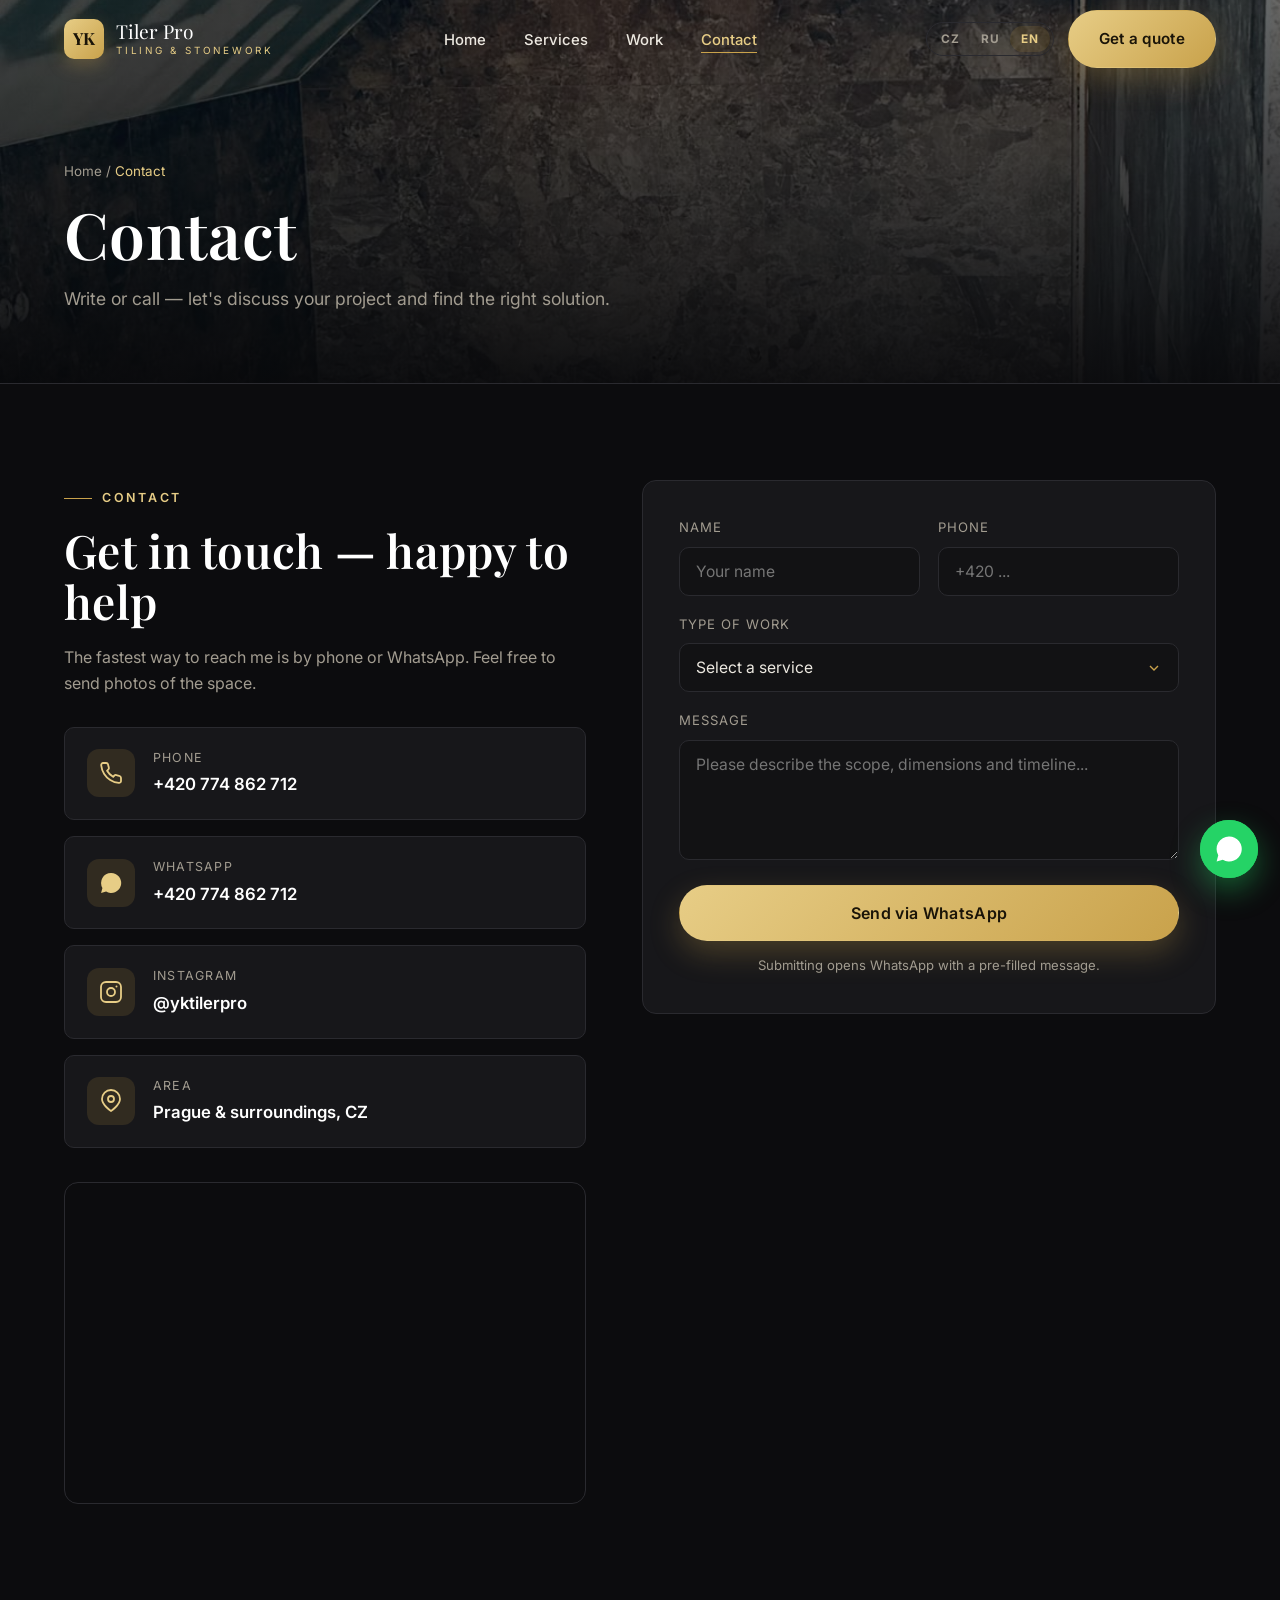
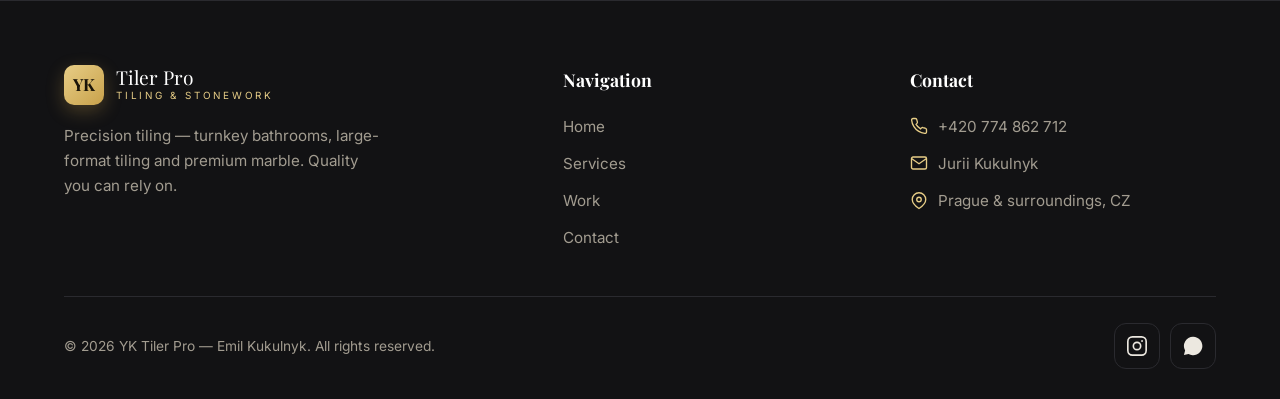
<file: kontakt.html>
<!DOCTYPE html>
<html lang="cs">
<head>
  <meta charset="UTF-8">
  <meta name="viewport" content="width=device-width, initial-scale=1.0">
  <title>Kontakt — YK Tiler Pro | Emil Kukulnyk</title>
  <meta name="description" content="Kontaktujte Emila Kukulnyka — obklady, dlažby a mramor. Telefon +420 774 862 712, WhatsApp, Instagram. Praha a okolí.">
  <link rel="preconnect" href="https://fonts.googleapis.com">
  <link rel="preconnect" href="https://fonts.gstatic.com" crossorigin>
  <link href="https://fonts.googleapis.com/css2?family=Playfair+Display:wght@500;600;700&family=Inter:wght@400;500;600;700&display=swap" rel="stylesheet">
  <link rel="stylesheet" href="assets/css/style.css">
</head>
<body>

  <!-- HEADER -->
  <header class="header">
    <div class="container">
      <nav class="nav">
        <a href="index.html" class="brand">
          <span class="brand__mark">YK</span>
          <span class="brand__name">Tiler Pro<span data-i18n="brand.tag">Obklady & dlažby</span></span>
        </a>
        <ul class="nav__links">
          <li><a href="index.html" data-i18n="nav.home">Domů</a></li>
          <li><a href="sluzby.html" data-i18n="nav.services">Služby</a></li>
          <li><a href="portfolio.html" data-i18n="nav.portfolio">Reference</a></li>
          <li><a href="kontakt.html" class="active" data-i18n="nav.contact">Kontakt</a></li>
        </ul>
        <div class="nav__right">
          <div class="lang" role="group" aria-label="Language">
            <button data-lang="cz">CZ</button><button data-lang="ru">RU</button><button data-lang="en">EN</button>
          </div>
          <a href="kontakt.html" class="btn btn--gold nav__cta" data-i18n="nav.cta">Nezávazná poptávka</a>
          <button class="burger" aria-label="Menu"><span></span><span></span><span></span></button>
        </div>
      </nav>
    </div>
  </header>

  <!-- PAGE HERO -->
  <section class="page-hero">
    <div class="page-hero__bg"><img src="assets/images/work-23.jpg" alt=""></div>
    <div class="container">
      <div class="page-hero__inner">
        <div class="crumbs reveal"><a href="index.html" data-i18n="nav.home">Domů</a> / <span data-i18n="nav.contact">Kontakt</span></div>
        <h1 class="reveal" data-d="1" data-i18n="ph.con.title">Kontakt</h1>
        <p class="reveal" data-d="2" data-i18n="ph.con.sub">Napište nebo zavolejte — rád proberu váš projekt.</p>
      </div>
    </div>
  </section>

  <!-- CONTACT -->
  <section class="section">
    <div class="container">
      <div class="contact-grid">
        <!-- Left: info -->
        <div class="reveal">
          <span class="eyebrow" data-i18n="con.eyebrow">Kontakt</span>
          <h2 style="margin:16px 0 16px" data-i18n="con.title">Ozvěte se — rád poradím</h2>
          <p style="margin-bottom:30px" data-i18n="con.lead">Nejrychleji mě zastihnete na telefonu nebo WhatsApp.</p>

          <div class="contact-cards">
            <a class="contact-card" href="tel:+420774862712">
              <span class="contact-card__ico"><svg viewBox="0 0 24 24" fill="none" stroke="currentColor" stroke-width="1.8"><path d="M22 16.9v3a2 2 0 01-2.2 2 19.8 19.8 0 01-8.6-3 19.5 19.5 0 01-6-6 19.8 19.8 0 01-3-8.6A2 2 0 014.1 2h3a2 2 0 012 1.7c.1.9.4 1.8.7 2.7a2 2 0 01-.5 2.1L8.1 9.8a16 16 0 006 6l1.3-1.3a2 2 0 012.1-.4c.9.3 1.8.6 2.7.7a2 2 0 011.7 2z"/></svg></span>
              <div><small data-i18n="con.phonel">Telefon</small><strong>+420 774 862 712</strong></div>
            </a>
            <a class="contact-card" href="https://wa.me/420774862712" target="_blank" rel="noopener">
              <span class="contact-card__ico"><svg viewBox="0 0 24 24" fill="currentColor"><path d="M17.5 14.4c-.3-.2-1.7-.8-2-.9-.3-.1-.5-.2-.6.2-.2.3-.7.9-.8 1-.2.2-.3.2-.6.1-.3-.2-1.2-.5-2.3-1.4-.9-.8-1.4-1.7-1.6-2-.2-.3 0-.5.1-.6l.5-.5c.1-.2.2-.3.3-.5.1-.2 0-.4 0-.5 0-.2-.6-1.5-.9-2-.2-.5-.4-.4-.6-.4h-.5c-.2 0-.5.1-.7.3-.3.3-1 1-1 2.4 0 1.4 1 2.8 1.2 3 .1.2 2 3.1 5 4.3.7.3 1.2.5 1.6.6.7.2 1.3.2 1.8.1.5-.1 1.7-.7 1.9-1.4.2-.7.2-1.2.2-1.4-.1-.1-.3-.2-.6-.3zM12 2a10 10 0 00-8.6 15l-1.3 4.9 5-1.3A10 10 0 1012 2z"/></svg></span>
              <div><small data-i18n="con.wal">WhatsApp</small><strong>+420 774 862 712</strong></div>
            </a>
            <a class="contact-card" href="https://www.instagram.com/yktilerpro" target="_blank" rel="noopener">
              <span class="contact-card__ico"><svg viewBox="0 0 24 24" fill="none" stroke="currentColor" stroke-width="1.8"><rect x="2" y="2" width="20" height="20" rx="5"/><circle cx="12" cy="12" r="4"/><circle cx="17.5" cy="6.5" r="1" fill="currentColor" stroke="none"/></svg></span>
              <div><small data-i18n="con.igl">Instagram</small><strong>@yktilerpro</strong></div>
            </a>
            <div class="contact-card">
              <span class="contact-card__ico"><svg viewBox="0 0 24 24" fill="none" stroke="currentColor" stroke-width="1.8"><path d="M21 10c0 6-9 12-9 12s-9-6-9-12a9 9 0 0118 0z"/><circle cx="12" cy="10" r="3"/></svg></span>
              <div><small data-i18n="con.areal">Působnost</small><strong data-i18n="con.areav">Praha a okolí, ČR</strong></div>
            </div>
          </div>

          <div class="map">
            <iframe title="Mapa" src="https://www.google.com/maps?q=Praha,%20Czech%20Republic&z=10&output=embed" loading="lazy" referrerpolicy="no-referrer-when-downgrade"></iframe>
          </div>
        </div>

        <!-- Right: form -->
        <div class="reveal" data-d="1">
          <form class="form" id="contactForm">
            <div class="form__row">
              <div class="field">
                <label data-i18n="f.name">Jméno</label>
                <input type="text" name="name" data-i18n-ph="f.namep" placeholder="Vaše jméno" required>
              </div>
              <div class="field">
                <label data-i18n="f.phone">Telefon</label>
                <input type="tel" name="phone" data-i18n-ph="f.phonep" placeholder="+420 ..." required>
              </div>
            </div>
            <div class="field">
              <label data-i18n="f.service">Typ zakázky</label>
              <select name="service">
                <option value="" data-i18n="f.opt0">Vyberte službu</option>
                <option data-i18n="f.opt1">Koupelna na klíč</option>
                <option data-i18n="f.opt2">Velkoformátová dlažba</option>
                <option data-i18n="f.opt3">Mramor & Portoro</option>
                <option data-i18n="f.opt4">Podlahy & dlažby</option>
                <option data-i18n="f.opt5">Schody & terasy</option>
                <option data-i18n="f.opt6">Jiné</option>
              </select>
            </div>
            <div class="field">
              <label data-i18n="f.msg">Zpráva</label>
              <textarea name="message" data-i18n-ph="f.msgp" placeholder="Popište prosím rozsah prací..."></textarea>
            </div>
            <button type="submit" class="btn btn--gold btn--block btn--lg" data-i18n="f.submit">Odeslat přes WhatsApp</button>
            <p class="form__note" data-i18n="f.note">Odesláním se otevře WhatsApp s předvyplněnou zprávou.</p>
          </form>
        </div>
      </div>
    </div>
  </section>

  <!-- FOOTER -->
  <footer class="footer">
    <div class="container">
      <div class="footer__grid">
        <div class="footer__about">
          <a href="index.html" class="brand"><span class="brand__mark">YK</span><span class="brand__name">Tiler Pro<span data-i18n="brand.tag">Obklady & dlažby</span></span></a>
          <p data-i18n="foot.about">Precizní obkladačské práce.</p>
        </div>
        <div>
          <h4 data-i18n="foot.nav">Navigace</h4>
          <div class="footer__links">
            <a href="index.html" data-i18n="nav.home">Domů</a>
            <a href="sluzby.html" data-i18n="nav.services">Služby</a>
            <a href="portfolio.html" data-i18n="nav.portfolio">Reference</a>
            <a href="kontakt.html" data-i18n="nav.contact">Kontakt</a>
          </div>
        </div>
        <div>
          <h4 data-i18n="foot.contact">Kontakt</h4>
          <ul class="footer__contact">
            <li><svg viewBox="0 0 24 24" fill="none" stroke="currentColor" stroke-width="1.8"><path d="M22 16.9v3a2 2 0 01-2.2 2 19.8 19.8 0 01-8.6-3 19.5 19.5 0 01-6-6 19.8 19.8 0 01-3-8.6A2 2 0 014.1 2h3a2 2 0 012 1.7c.1.9.4 1.8.7 2.7a2 2 0 01-.5 2.1L8.1 9.8a16 16 0 006 6l1.3-1.3a2 2 0 012.1-.4c.9.3 1.8.6 2.7.7a2 2 0 011.7 2z"/></svg><a href="tel:+420774862712">+420 774 862 712</a></li>
            <li><svg viewBox="0 0 24 24" fill="none" stroke="currentColor" stroke-width="1.8"><rect x="2" y="4" width="20" height="16" rx="2"/><path d="M22 6l-10 7L2 6"/></svg><span>Jurii Kukulnyk</span></li>
            <li><svg viewBox="0 0 24 24" fill="none" stroke="currentColor" stroke-width="1.8"><path d="M21 10c0 6-9 12-9 12s-9-6-9-12a9 9 0 0118 0z"/><circle cx="12" cy="10" r="3"/></svg><span data-i18n="con.areav">Praha a okolí, ČR</span></li>
          </ul>
        </div>
      </div>
      <div class="footer__bottom">
        <p>© <span id="year">2026</span> YK Tiler Pro — Emil Kukulnyk. <span data-i18n="foot.rights">Všechna práva vyhrazena.</span></p>
        <div class="footer__socials">
          <a class="social" href="https://www.instagram.com/yktilerpro" target="_blank" rel="noopener" aria-label="Instagram"><svg viewBox="0 0 24 24" fill="none" stroke="currentColor" stroke-width="1.8"><rect x="2" y="2" width="20" height="20" rx="5"/><circle cx="12" cy="12" r="4"/><circle cx="17.5" cy="6.5" r="1" fill="currentColor" stroke="none"/></svg></a>
          <a class="social" href="https://wa.me/420774862712" target="_blank" rel="noopener" aria-label="WhatsApp"><svg viewBox="0 0 24 24" fill="currentColor"><path d="M17.5 14.4c-.3-.2-1.7-.8-2-.9-.3-.1-.5-.2-.6.2-.2.3-.7.9-.8 1-.2.2-.3.2-.6.1-.3-.2-1.2-.5-2.3-1.4-.9-.8-1.4-1.7-1.6-2-.2-.3 0-.5.1-.6l.5-.5c.1-.2.2-.3.3-.5.1-.2 0-.4 0-.5 0-.2-.6-1.5-.9-2-.2-.5-.4-.4-.6-.4h-.5c-.2 0-.5.1-.7.3-.3.3-1 1-1 2.4 0 1.4 1 2.8 1.2 3 .1.2 2 3.1 5 4.3.7.3 1.2.5 1.6.6.7.2 1.3.2 1.8.1.5-.1 1.7-.7 1.9-1.4.2-.7.2-1.2.2-1.4-.1-.1-.3-.2-.6-.3zM12 2a10 10 0 00-8.6 15l-1.3 4.9 5-1.3A10 10 0 1012 2z"/></svg></a>
        </div>
      </div>
    </div>
  </footer>

  <a href="https://wa.me/420774862712" target="_blank" rel="noopener" class="wa-float" aria-label="WhatsApp">
    <svg viewBox="0 0 24 24" fill="currentColor"><path d="M17.5 14.4c-.3-.2-1.7-.8-2-.9-.3-.1-.5-.2-.6.2-.2.3-.7.9-.8 1-.2.2-.3.2-.6.1-.3-.2-1.2-.5-2.3-1.4-.9-.8-1.4-1.7-1.6-2-.2-.3 0-.5.1-.6l.5-.5c.1-.2.2-.3.3-.5.1-.2 0-.4 0-.5 0-.2-.6-1.5-.9-2-.2-.5-.4-.4-.6-.4h-.5c-.2 0-.5.1-.7.3-.3.3-1 1-1 2.4 0 1.4 1 2.8 1.2 3 .1.2 2 3.1 5 4.3.7.3 1.2.5 1.6.6.7.2 1.3.2 1.8.1.5-.1 1.7-.7 1.9-1.4.2-.7.2-1.2.2-1.4-.1-.1-.3-.2-.6-.3zM12 2a10 10 0 00-8.6 15l-1.3 4.9 5-1.3A10 10 0 1012 2z"/></svg>
  </a>

  <script src="assets/js/main.js"></script>
</body>
</html>
</file>
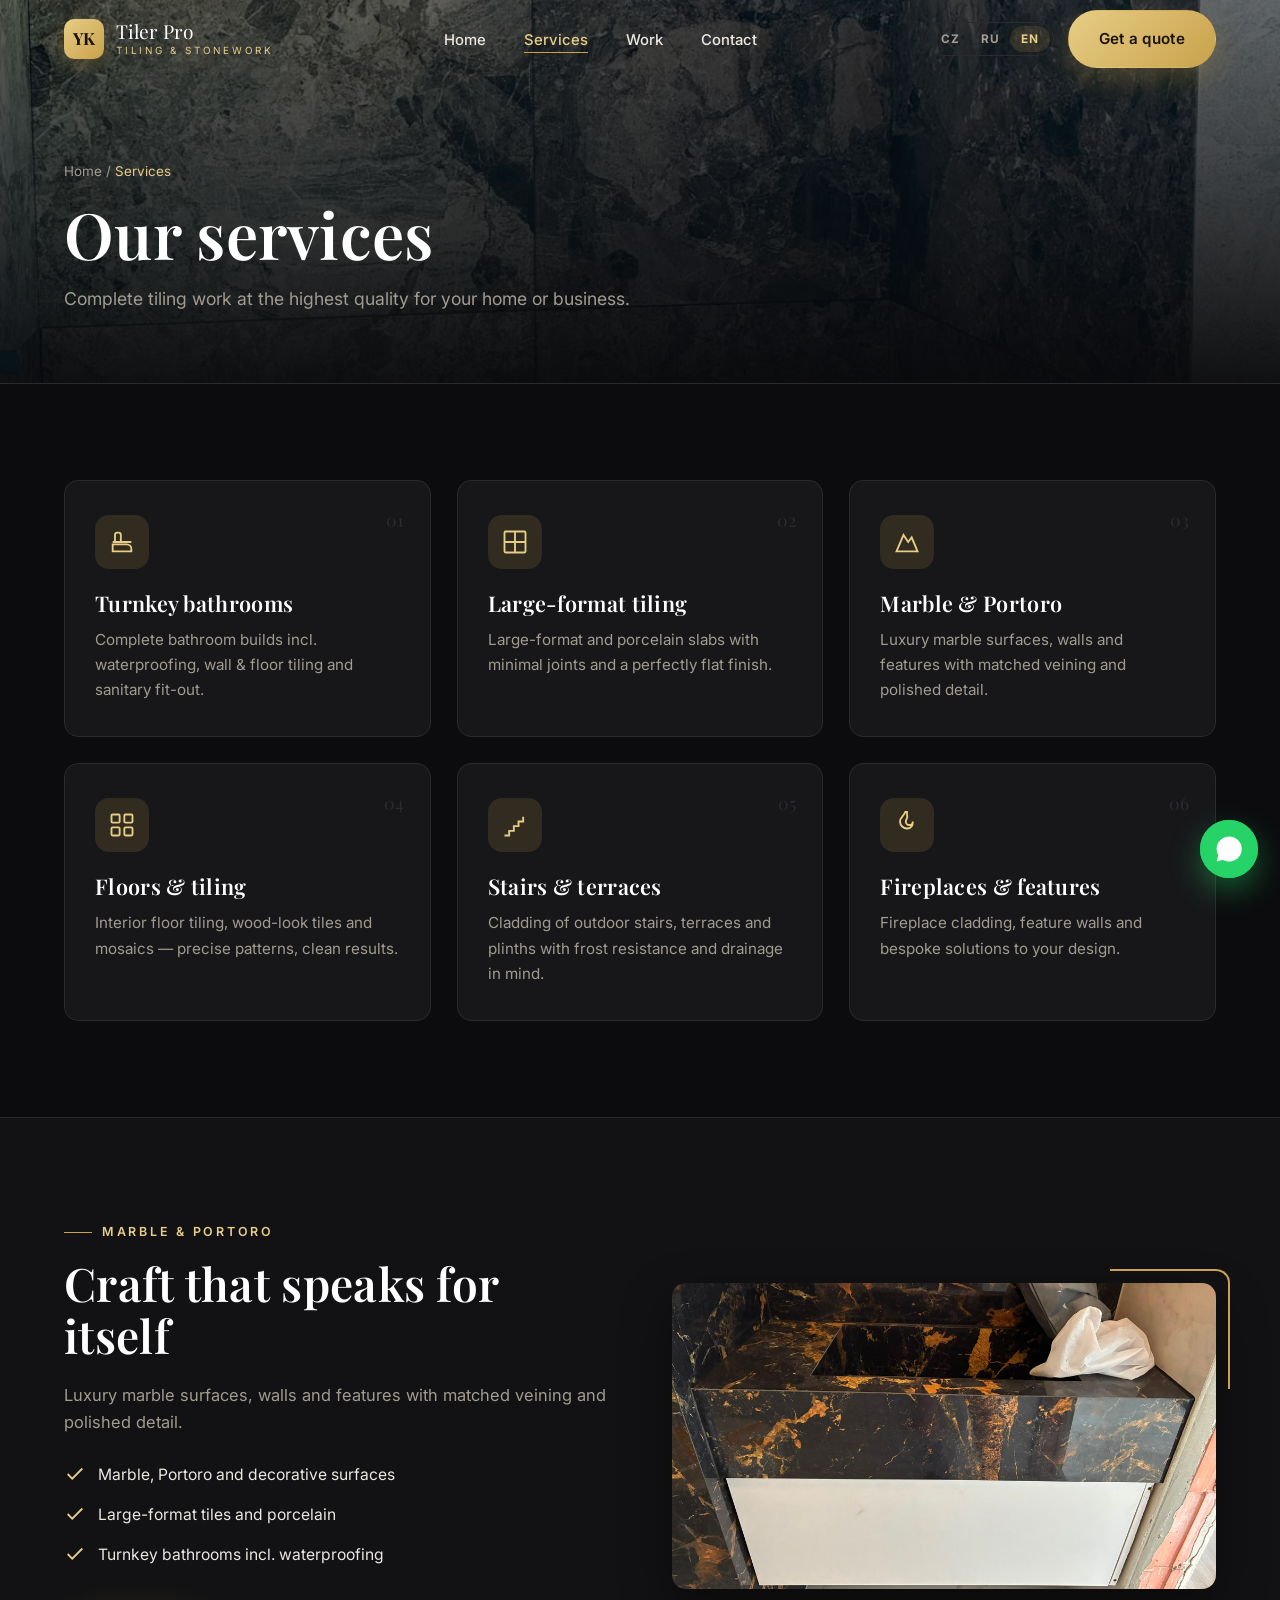
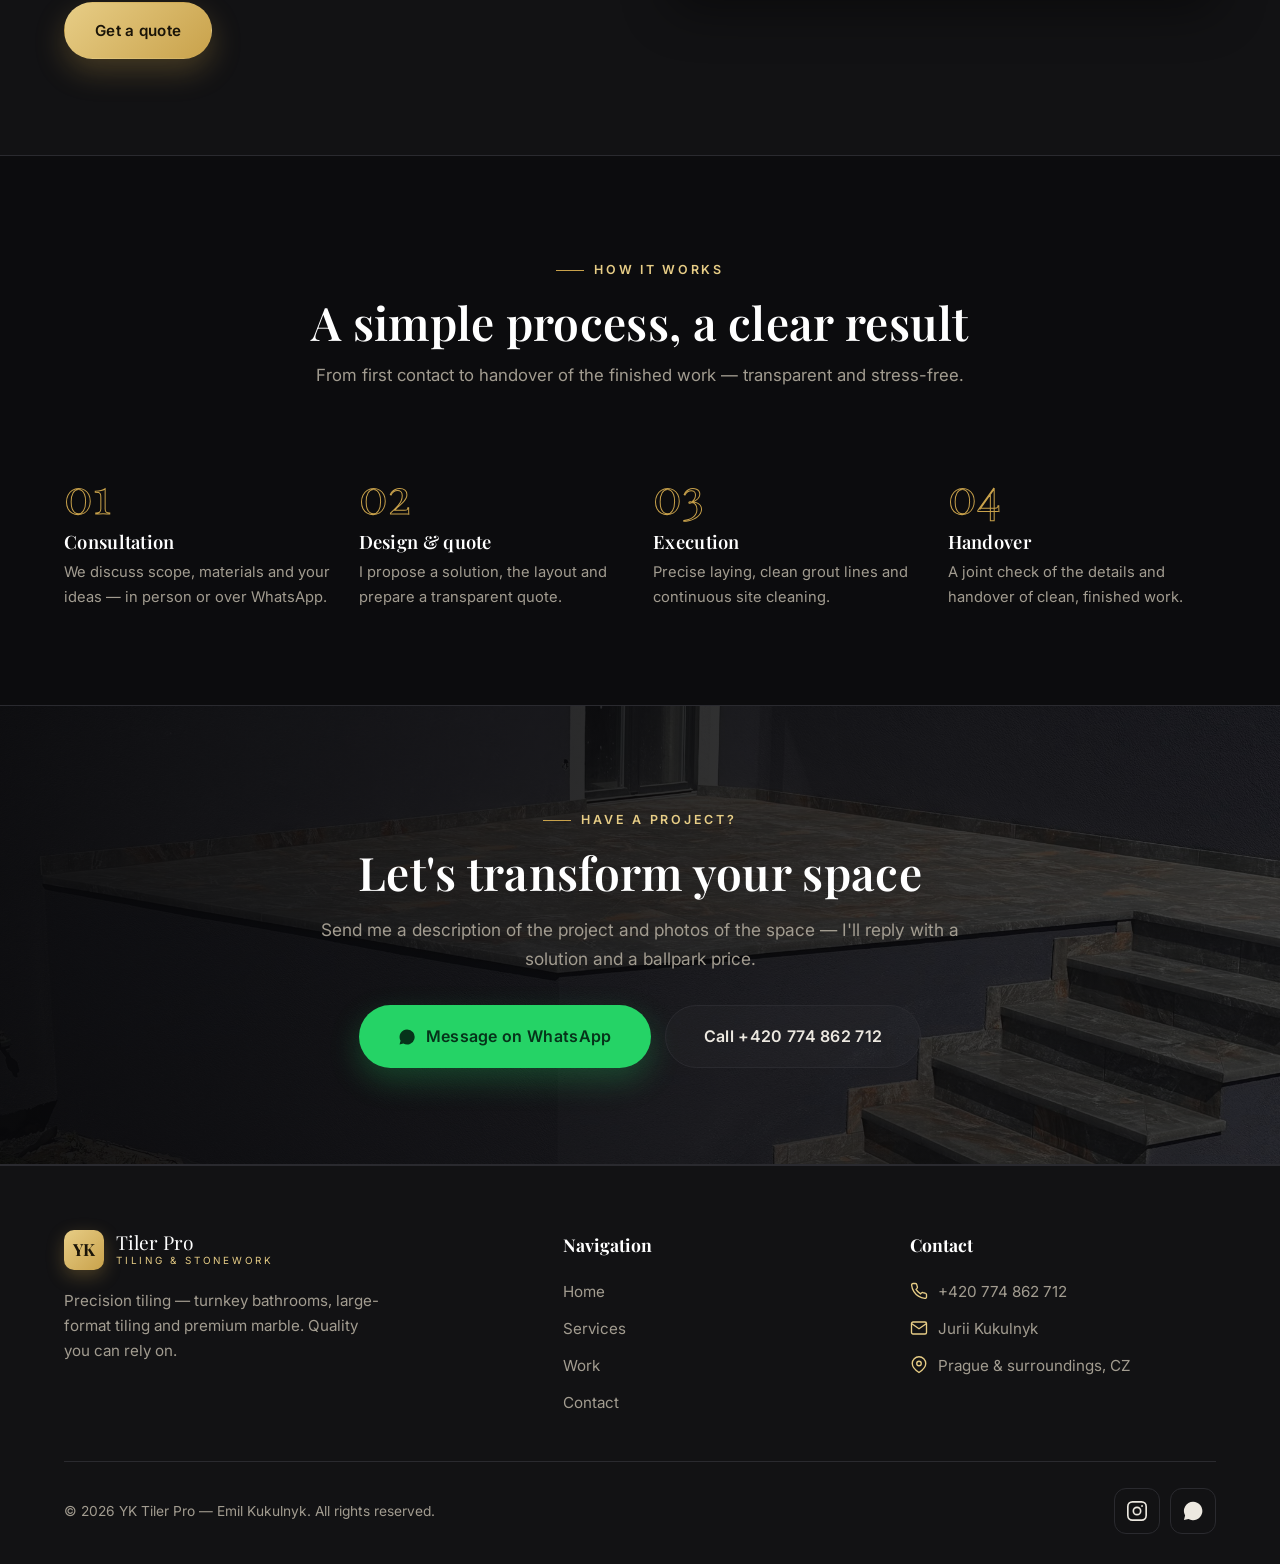
<file: sluzby.html>
<!DOCTYPE html>
<html lang="cs">
<head>
  <meta charset="UTF-8">
  <meta name="viewport" content="width=device-width, initial-scale=1.0">
  <title>Služby — YK Tiler Pro | Obklady, dlažby & mramor</title>
  <meta name="description" content="Koupelny na klíč, velkoformátová dlažba, mramor & Portoro, podlahy, schody a terasy. Precizní obkladačské práce — Emil Kukulnyk.">
  <link rel="preconnect" href="https://fonts.googleapis.com">
  <link rel="preconnect" href="https://fonts.gstatic.com" crossorigin>
  <link href="https://fonts.googleapis.com/css2?family=Playfair+Display:wght@500;600;700&family=Inter:wght@400;500;600;700&display=swap" rel="stylesheet">
  <link rel="stylesheet" href="assets/css/style.css">
</head>
<body>

  <!-- HEADER -->
  <header class="header">
    <div class="container">
      <nav class="nav">
        <a href="index.html" class="brand">
          <span class="brand__mark">YK</span>
          <span class="brand__name">Tiler Pro<span data-i18n="brand.tag">Obklady & dlažby</span></span>
        </a>
        <ul class="nav__links">
          <li><a href="index.html" data-i18n="nav.home">Domů</a></li>
          <li><a href="sluzby.html" class="active" data-i18n="nav.services">Služby</a></li>
          <li><a href="portfolio.html" data-i18n="nav.portfolio">Reference</a></li>
          <li><a href="kontakt.html" data-i18n="nav.contact">Kontakt</a></li>
        </ul>
        <div class="nav__right">
          <div class="lang" role="group" aria-label="Language">
            <button data-lang="cz">CZ</button><button data-lang="ru">RU</button><button data-lang="en">EN</button>
          </div>
          <a href="kontakt.html" class="btn btn--gold nav__cta" data-i18n="nav.cta">Nezávazná poptávka</a>
          <button class="burger" aria-label="Menu"><span></span><span></span><span></span></button>
        </div>
      </nav>
    </div>
  </header>

  <!-- PAGE HERO -->
  <section class="page-hero">
    <div class="page-hero__bg"><img src="assets/images/work-07.jpg" alt=""></div>
    <div class="container">
      <div class="page-hero__inner">
        <div class="crumbs reveal"><a href="index.html" data-i18n="nav.home">Domů</a> / <span data-i18n="nav.services">Služby</span></div>
        <h1 class="reveal" data-d="1" data-i18n="ph.srv.title">Naše služby</h1>
        <p class="reveal" data-d="2" data-i18n="ph.srv.sub">Komplexní obkladačské práce v nejvyšší kvalitě.</p>
      </div>
    </div>
  </section>

  <!-- SERVICES -->
  <section class="section">
    <div class="container">
      <div class="services-grid">
        <div class="service reveal"><span class="service__no">01</span><div class="service__ico"><svg viewBox="0 0 24 24" fill="none" stroke="currentColor" stroke-width="1.6"><path d="M4 12h16M6 12V6a2 2 0 012-2h1a2 2 0 012 2v6M4 20h16v-2a4 4 0 00-4-4H4z"/></svg></div><h3 data-i18n="srv.s1t">Koupelny na klíč</h3><p data-i18n="srv.s1d">Kompletní realizace koupelen.</p></div>
        <div class="service reveal" data-d="1"><span class="service__no">02</span><div class="service__ico"><svg viewBox="0 0 24 24" fill="none" stroke="currentColor" stroke-width="1.6"><rect x="3" y="3" width="18" height="18" rx="1"/><path d="M3 12h18M12 3v18"/></svg></div><h3 data-i18n="srv.s2t">Velkoformátová dlažba</h3><p data-i18n="srv.s2d">Pokládka velkoformátů a slinuté dlažby.</p></div>
        <div class="service reveal" data-d="2"><span class="service__no">03</span><div class="service__ico"><svg viewBox="0 0 24 24" fill="none" stroke="currentColor" stroke-width="1.6"><path d="M3 20l6-14 4 6 3-4 5 12z"/></svg></div><h3 data-i18n="srv.s3t">Mramor & Portoro</h3><p data-i18n="srv.s3d">Luxusní mramorové plochy a dekory.</p></div>
        <div class="service reveal"><span class="service__no">04</span><div class="service__ico"><svg viewBox="0 0 24 24" fill="none" stroke="currentColor" stroke-width="1.6"><rect x="3" y="3" width="7" height="7" rx="1"/><rect x="14" y="3" width="7" height="7" rx="1"/><rect x="3" y="14" width="7" height="7" rx="1"/><rect x="14" y="14" width="7" height="7" rx="1"/></svg></div><h3 data-i18n="srv.s4t">Podlahy & dlažby</h3><p data-i18n="srv.s4d">Dlažby interiérů, dřevodekory a mozaiky.</p></div>
        <div class="service reveal" data-d="1"><span class="service__no">05</span><div class="service__ico"><svg viewBox="0 0 24 24" fill="none" stroke="currentColor" stroke-width="1.6"><path d="M3 21h4v-4h4v-4h4v-4h4V5"/></svg></div><h3 data-i18n="srv.s5t">Schody & terasy</h3><p data-i18n="srv.s5d">Obklad venkovních schodů a teras.</p></div>
        <div class="service reveal" data-d="2"><span class="service__no">06</span><div class="service__ico"><svg viewBox="0 0 24 24" fill="none" stroke="currentColor" stroke-width="1.6"><path d="M12 3c1 3-1 4-1 6a3 3 0 006 0c0 4-2 6-5 6s-6-2.5-6-6c0-4 4-4 6-12z"/></svg></div><h3 data-i18n="srv.s6t">Krby & dekory</h3><p data-i18n="srv.s6d">Obklady krbů a dekorativní stěny.</p></div>
      </div>
    </div>
  </section>

  <!-- SPLIT: Marble focus -->
  <section class="section" style="background:var(--bg-2);border-top:1px solid var(--line);border-bottom:1px solid var(--line)">
    <div class="container">
      <div class="split split--rev">
        <div class="split__media reveal"><img src="assets/images/work-03.jpg" alt="Mramor Portoro"></div>
        <div class="split__body reveal" data-d="1">
          <span class="eyebrow" data-i18n="srv.s3t">Mramor & Portoro</span>
          <h2 style="margin:16px 0 20px" data-i18n="about.title">Řemeslo, které mluví za sebe</h2>
          <p data-i18n="srv.s3d">Luxusní mramorové plochy.</p>
          <ul class="check-list">
            <li><svg viewBox="0 0 24 24" fill="none" stroke="currentColor" stroke-width="2"><path d="M20 6L9 17l-5-5"/></svg><span data-i18n="about.li3">Mramor, Portoro a dekorativní plochy</span></li>
            <li><svg viewBox="0 0 24 24" fill="none" stroke="currentColor" stroke-width="2"><path d="M20 6L9 17l-5-5"/></svg><span data-i18n="about.li2">Velkoformátové obklady a slinutá dlažba</span></li>
            <li><svg viewBox="0 0 24 24" fill="none" stroke="currentColor" stroke-width="2"><path d="M20 6L9 17l-5-5"/></svg><span data-i18n="about.li1">Koupelny na klíč včetně hydroizolace</span></li>
          </ul>
          <a href="kontakt.html" class="btn btn--gold" style="margin-top:26px" data-i18n="nav.cta">Nezávazná poptávka</a>
        </div>
      </div>
    </div>
  </section>

  <!-- PROCESS -->
  <section class="section">
    <div class="container">
      <div class="section-head section-head--center reveal">
        <span class="eyebrow eyebrow--center" data-i18n="proc.eyebrow">Jak to probíhá</span>
        <h2 data-i18n="proc.title">Jednoduchý postup, jasný výsledek</h2>
        <p data-i18n="proc.lead">Od prvního kontaktu až po předání.</p>
      </div>
      <div class="steps">
        <div class="step reveal"><span class="step__no">01</span><h3 data-i18n="proc.st1t">Konzultace</h3><p data-i18n="proc.st1d">Probereme rozsah a materiály.</p></div>
        <div class="step reveal" data-d="1"><span class="step__no">02</span><h3 data-i18n="proc.st2t">Návrh & kalkulace</h3><p data-i18n="proc.st2d">Navrhnu řešení a cenovou nabídku.</p></div>
        <div class="step reveal" data-d="2"><span class="step__no">03</span><h3 data-i18n="proc.st3t">Realizace</h3><p data-i18n="proc.st3d">Přesná pokládka a čisté spáry.</p></div>
        <div class="step reveal" data-d="3"><span class="step__no">04</span><h3 data-i18n="proc.st4t">Předání</h3><p data-i18n="proc.st4d">Kontrola detailů a předání díla.</p></div>
      </div>
    </div>
  </section>

  <!-- CTA BAND -->
  <section class="cta-band section">
    <div class="cta-band__bg"><img src="assets/images/work-13.jpg" alt=""></div>
    <div class="container">
      <div class="cta-band__inner reveal">
        <span class="eyebrow eyebrow--center" data-i18n="cta.eyebrow">Máte projekt?</span>
        <h2 data-i18n="cta.title">Pojďme proměnit váš prostor</h2>
        <p data-i18n="cta.text">Napište mi popis projektu a fotky prostoru.</p>
        <div class="cta-band__actions">
          <a href="https://wa.me/420774862712" target="_blank" rel="noopener" class="btn btn--wa btn--lg">
            <svg viewBox="0 0 24 24" fill="currentColor"><path d="M17.5 14.4c-.3-.2-1.7-.8-2-.9-.3-.1-.5-.2-.6.2-.2.3-.7.9-.8 1-.2.2-.3.2-.6.1-.3-.2-1.2-.5-2.3-1.4-.9-.8-1.4-1.7-1.6-2-.2-.3 0-.5.1-.6l.5-.5c.1-.2.2-.3.3-.5.1-.2 0-.4 0-.5 0-.2-.6-1.5-.9-2-.2-.5-.4-.4-.6-.4h-.5c-.2 0-.5.1-.7.3-.3.3-1 1-1 2.4 0 1.4 1 2.8 1.2 3 .1.2 2 3.1 5 4.3.7.3 1.2.5 1.6.6.7.2 1.3.2 1.8.1.5-.1 1.7-.7 1.9-1.4.2-.7.2-1.2.2-1.4-.1-.1-.3-.2-.6-.3zM12 2a10 10 0 00-8.6 15l-1.3 4.9 5-1.3A10 10 0 1012 2z"/></svg>
            <span data-i18n="cta.btn1">Napsat na WhatsApp</span>
          </a>
          <a href="tel:+420774862712" class="btn btn--ghost btn--lg" data-i18n="cta.btn2">Zavolat</a>
        </div>
      </div>
    </div>
  </section>

  <!-- FOOTER -->
  <footer class="footer">
    <div class="container">
      <div class="footer__grid">
        <div class="footer__about">
          <a href="index.html" class="brand"><span class="brand__mark">YK</span><span class="brand__name">Tiler Pro<span data-i18n="brand.tag">Obklady & dlažby</span></span></a>
          <p data-i18n="foot.about">Precizní obkladačské práce.</p>
        </div>
        <div>
          <h4 data-i18n="foot.nav">Navigace</h4>
          <div class="footer__links">
            <a href="index.html" data-i18n="nav.home">Domů</a>
            <a href="sluzby.html" data-i18n="nav.services">Služby</a>
            <a href="portfolio.html" data-i18n="nav.portfolio">Reference</a>
            <a href="kontakt.html" data-i18n="nav.contact">Kontakt</a>
          </div>
        </div>
        <div>
          <h4 data-i18n="foot.contact">Kontakt</h4>
          <ul class="footer__contact">
            <li><svg viewBox="0 0 24 24" fill="none" stroke="currentColor" stroke-width="1.8"><path d="M22 16.9v3a2 2 0 01-2.2 2 19.8 19.8 0 01-8.6-3 19.5 19.5 0 01-6-6 19.8 19.8 0 01-3-8.6A2 2 0 014.1 2h3a2 2 0 012 1.7c.1.9.4 1.8.7 2.7a2 2 0 01-.5 2.1L8.1 9.8a16 16 0 006 6l1.3-1.3a2 2 0 012.1-.4c.9.3 1.8.6 2.7.7a2 2 0 011.7 2z"/></svg><a href="tel:+420774862712">+420 774 862 712</a></li>
            <li><svg viewBox="0 0 24 24" fill="none" stroke="currentColor" stroke-width="1.8"><rect x="2" y="4" width="20" height="16" rx="2"/><path d="M22 6l-10 7L2 6"/></svg><span>Jurii Kukulnyk</span></li>
            <li><svg viewBox="0 0 24 24" fill="none" stroke="currentColor" stroke-width="1.8"><path d="M21 10c0 6-9 12-9 12s-9-6-9-12a9 9 0 0118 0z"/><circle cx="12" cy="10" r="3"/></svg><span data-i18n="con.areav">Praha a okolí, ČR</span></li>
          </ul>
        </div>
      </div>
      <div class="footer__bottom">
        <p>© <span id="year">2026</span> YK Tiler Pro — Emil Kukulnyk. <span data-i18n="foot.rights">Všechna práva vyhrazena.</span></p>
        <div class="footer__socials">
          <a class="social" href="https://www.instagram.com/yktilerpro" target="_blank" rel="noopener" aria-label="Instagram"><svg viewBox="0 0 24 24" fill="none" stroke="currentColor" stroke-width="1.8"><rect x="2" y="2" width="20" height="20" rx="5"/><circle cx="12" cy="12" r="4"/><circle cx="17.5" cy="6.5" r="1" fill="currentColor" stroke="none"/></svg></a>
          <a class="social" href="https://wa.me/420774862712" target="_blank" rel="noopener" aria-label="WhatsApp"><svg viewBox="0 0 24 24" fill="currentColor"><path d="M17.5 14.4c-.3-.2-1.7-.8-2-.9-.3-.1-.5-.2-.6.2-.2.3-.7.9-.8 1-.2.2-.3.2-.6.1-.3-.2-1.2-.5-2.3-1.4-.9-.8-1.4-1.7-1.6-2-.2-.3 0-.5.1-.6l.5-.5c.1-.2.2-.3.3-.5.1-.2 0-.4 0-.5 0-.2-.6-1.5-.9-2-.2-.5-.4-.4-.6-.4h-.5c-.2 0-.5.1-.7.3-.3.3-1 1-1 2.4 0 1.4 1 2.8 1.2 3 .1.2 2 3.1 5 4.3.7.3 1.2.5 1.6.6.7.2 1.3.2 1.8.1.5-.1 1.7-.7 1.9-1.4.2-.7.2-1.2.2-1.4-.1-.1-.3-.2-.6-.3zM12 2a10 10 0 00-8.6 15l-1.3 4.9 5-1.3A10 10 0 1012 2z"/></svg></a>
        </div>
      </div>
    </div>
  </footer>

  <a href="https://wa.me/420774862712" target="_blank" rel="noopener" class="wa-float" aria-label="WhatsApp">
    <svg viewBox="0 0 24 24" fill="currentColor"><path d="M17.5 14.4c-.3-.2-1.7-.8-2-.9-.3-.1-.5-.2-.6.2-.2.3-.7.9-.8 1-.2.2-.3.2-.6.1-.3-.2-1.2-.5-2.3-1.4-.9-.8-1.4-1.7-1.6-2-.2-.3 0-.5.1-.6l.5-.5c.1-.2.2-.3.3-.5.1-.2 0-.4 0-.5 0-.2-.6-1.5-.9-2-.2-.5-.4-.4-.6-.4h-.5c-.2 0-.5.1-.7.3-.3.3-1 1-1 2.4 0 1.4 1 2.8 1.2 3 .1.2 2 3.1 5 4.3.7.3 1.2.5 1.6.6.7.2 1.3.2 1.8.1.5-.1 1.7-.7 1.9-1.4.2-.7.2-1.2.2-1.4-.1-.1-.3-.2-.6-.3zM12 2a10 10 0 00-8.6 15l-1.3 4.9 5-1.3A10 10 0 1012 2z"/></svg>
  </a>

  <script src="assets/js/main.js"></script>
</body>
</html>
</file>
<file: assets/css/style.css>
/* =========================================================
   YK Tiler Pro — dark & gold theme
   ========================================================= */

:root {
  --bg:        #0c0c0e;
  --bg-2:      #121214;
  --panel:     #17171a;
  --panel-2:   #1e1e22;
  --line:      #2a2a2f;
  --gold:      #c9a24b;
  --gold-2:    #e7cd86;
  --gold-soft: rgba(201,162,75,.14);
  --text:      #ece8e0;
  --muted:     #a29c90;
  --white:     #ffffff;
  --radius:    14px;
  --radius-sm: 10px;
  --maxw:      1200px;
  --shadow:    0 20px 50px rgba(0,0,0,.45);
  --ease:      cubic-bezier(.22,.61,.36,1);
  --serif:     "Playfair Display", Georgia, serif;
  --sans:      "Inter", system-ui, -apple-system, Segoe UI, Roboto, Arial, sans-serif;
}

/* ---------- Reset ---------- */
*, *::before, *::after { box-sizing: border-box; }
* { margin: 0; padding: 0; }
html { scroll-behavior: smooth; -webkit-text-size-adjust: 100%; }
body {
  font-family: var(--sans);
  background: var(--bg);
  color: var(--text);
  line-height: 1.65;
  font-size: 16px;
  overflow-x: hidden;
  -webkit-font-smoothing: antialiased;
}
img { max-width: 100%; display: block; }
a { color: inherit; text-decoration: none; }
ul { list-style: none; }
button { font-family: inherit; cursor: pointer; border: none; background: none; color: inherit; }

/* ---------- Layout ---------- */
.container { width: 100%; max-width: var(--maxw); margin: 0 auto; padding: 0 24px; }
section { position: relative; }
.section { padding: 96px 0; }
.section--tight { padding: 72px 0; }

.eyebrow {
  display: inline-flex; align-items: center; gap: 10px;
  font-size: .78rem; font-weight: 600; letter-spacing: .22em; text-transform: uppercase;
  color: var(--gold-2);
}
.eyebrow::before { content: ""; width: 28px; height: 1px; background: var(--gold); display: inline-block; }
.eyebrow--center { justify-content: center; }

h1, h2, h3 { font-family: var(--serif); font-weight: 600; line-height: 1.12; color: var(--white); letter-spacing: .3px; }
h1 { font-size: clamp(2.2rem, 5.2vw, 4rem); }
h2 { font-size: clamp(1.8rem, 3.6vw, 2.9rem); }
h3 { font-size: 1.35rem; }
p  { color: var(--muted); }

.gold { color: var(--gold-2); }
.serif { font-family: var(--serif); }

.section-head { max-width: 680px; margin-bottom: 54px; }
.section-head--center { margin-left: auto; margin-right: auto; text-align: center; }
.section-head h2 { margin: 16px 0 14px; }
.section-head p { font-size: 1.05rem; }

/* ---------- Buttons ---------- */
.btn {
  display: inline-flex; align-items: center; justify-content: center; gap: 10px;
  padding: 15px 30px; border-radius: 999px; font-weight: 600; font-size: .95rem;
  letter-spacing: .02em; transition: all .35s var(--ease); white-space: nowrap;
  border: 1px solid transparent;
}
.btn svg { width: 18px; height: 18px; }
.btn--gold {
  background: linear-gradient(135deg, var(--gold-2), var(--gold));
  color: #1a1408; box-shadow: 0 12px 30px rgba(201,162,75,.28);
}
.btn--gold:hover { transform: translateY(-3px); box-shadow: 0 18px 40px rgba(201,162,75,.4); }
.btn--ghost { border-color: var(--line); color: var(--text); background: rgba(255,255,255,.02); }
.btn--ghost:hover { border-color: var(--gold); color: var(--gold-2); transform: translateY(-3px); }
.btn--wa { background: #25d366; color: #06331a; box-shadow: 0 12px 30px rgba(37,211,102,.25); }
.btn--wa:hover { transform: translateY(-3px); box-shadow: 0 18px 40px rgba(37,211,102,.38); }
.btn--block { width: 100%; }
.btn--lg { padding: 17px 38px; font-size: 1rem; }

/* =========================================================
   Header
   ========================================================= */
.header {
  position: fixed; inset: 0 0 auto 0; z-index: 100;
  transition: background .4s var(--ease), border-color .4s var(--ease), backdrop-filter .4s var(--ease);
  border-bottom: 1px solid transparent;
}
.header.scrolled {
  background: rgba(10,10,12,.82);
  backdrop-filter: blur(14px); -webkit-backdrop-filter: blur(14px);
  border-bottom-color: var(--line);
}
.nav { display: flex; align-items: center; justify-content: space-between; height: 78px; gap: 20px; }

.brand { display: flex; align-items: center; gap: 12px; }
.brand__mark {
  width: 40px; height: 40px; border-radius: 10px; display: grid; place-items: center;
  background: linear-gradient(135deg, var(--gold-2), var(--gold)); color: #1a1408;
  font-family: var(--serif); font-weight: 700; font-size: 1.05rem; letter-spacing: .5px;
  box-shadow: 0 6px 18px rgba(201,162,75,.3);
}
.brand__name { font-family: var(--serif); font-size: 1.2rem; color: var(--white); line-height: 1; }
.brand__name span { display: block; font-family: var(--sans); font-size: .62rem; letter-spacing: .28em; text-transform: uppercase; color: var(--gold-2); margin-top: 4px; }

.nav__links { display: flex; align-items: center; gap: 6px; }
.nav__links a {
  position: relative; padding: 10px 16px; font-size: .93rem; font-weight: 500; color: var(--text);
  border-radius: 8px; transition: color .25s;
}
.nav__links a::after {
  content: ""; position: absolute; left: 16px; right: 16px; bottom: 6px; height: 1px;
  background: var(--gold); transform: scaleX(0); transform-origin: left; transition: transform .3s var(--ease);
}
.nav__links a:hover { color: var(--gold-2); }
.nav__links a:hover::after, .nav__links a.active::after { transform: scaleX(1); }
.nav__links a.active { color: var(--gold-2); }

.nav__right { display: flex; align-items: center; gap: 14px; }

/* Language switch */
.lang { display: flex; align-items: center; border: 1px solid var(--line); border-radius: 999px; padding: 3px; }
.lang button {
  padding: 6px 11px; font-size: .74rem; font-weight: 700; letter-spacing: .05em; color: var(--muted);
  border-radius: 999px; transition: all .25s; text-transform: uppercase;
}
.lang button.active { background: var(--gold-soft); color: var(--gold-2); }
.lang button:hover:not(.active) { color: var(--text); }

.nav__cta { display: inline-flex; }

.burger { display: none; width: 44px; height: 44px; border-radius: 10px; border: 1px solid var(--line); flex-direction: column; align-items: center; justify-content: center; gap: 5px; }
.burger span { width: 20px; height: 2px; background: var(--text); border-radius: 2px; transition: all .3s var(--ease); }
.burger.open span:nth-child(1) { transform: translateY(7px) rotate(45deg); }
.burger.open span:nth-child(2) { opacity: 0; }
.burger.open span:nth-child(3) { transform: translateY(-7px) rotate(-45deg); }

/* =========================================================
   Hero
   ========================================================= */
.hero { position: relative; min-height: 100vh; display: flex; align-items: center; padding: 120px 0 80px; overflow: hidden; }
.hero__bg { position: absolute; inset: 0; z-index: 0; }
.hero__bg img { width: 100%; height: 100%; object-fit: cover; }
.hero__bg::after {
  content: ""; position: absolute; inset: 0;
  background:
    linear-gradient(90deg, rgba(8,8,10,.94) 0%, rgba(8,8,10,.78) 45%, rgba(8,8,10,.45) 100%),
    linear-gradient(0deg, rgba(8,8,10,.9) 0%, rgba(8,8,10,0) 40%);
}
.hero__inner { position: relative; z-index: 2; max-width: 720px; }
.hero h1 { margin: 20px 0 22px; }
.hero__lead { font-size: 1.18rem; color: #cfc9bd; max-width: 560px; margin-bottom: 36px; }
.hero__actions { display: flex; flex-wrap: wrap; gap: 14px; }
.hero__meta { display: flex; flex-wrap: wrap; gap: 34px; margin-top: 54px; }
.hero__meta div strong { display: block; font-family: var(--serif); font-size: 1.9rem; color: var(--gold-2); line-height: 1; }
.hero__meta div span { font-size: .82rem; letter-spacing: .12em; text-transform: uppercase; color: var(--muted); }
.scroll-cue { position: absolute; left: 50%; bottom: 26px; transform: translateX(-50%); z-index: 2; color: var(--muted); font-size: .72rem; letter-spacing: .2em; text-transform: uppercase; display: flex; flex-direction: column; align-items: center; gap: 8px; }
.scroll-cue::after { content: ""; width: 1px; height: 34px; background: linear-gradient(var(--gold), transparent); animation: cue 1.8s var(--ease) infinite; }
@keyframes cue { 0% { transform: scaleY(0); transform-origin: top; } 50% { transform: scaleY(1); transform-origin: top; } 51% { transform-origin: bottom; } 100% { transform: scaleY(0); transform-origin: bottom; } }

/* =========================================================
   Features strip
   ========================================================= */
.features { background: var(--bg-2); border-top: 1px solid var(--line); border-bottom: 1px solid var(--line); }
.features__grid { display: grid; grid-template-columns: repeat(4, 1fr); gap: 30px; }
.feature { text-align: left; }
.feature__ico { width: 48px; height: 48px; border-radius: 12px; background: var(--gold-soft); color: var(--gold-2); display: grid; place-items: center; margin-bottom: 16px; }
.feature__ico svg { width: 24px; height: 24px; }
.feature h3 { font-size: 1.1rem; margin-bottom: 8px; }
.feature p { font-size: .93rem; }

/* =========================================================
   Split / About
   ========================================================= */
.split { display: grid; grid-template-columns: 1fr 1fr; gap: 64px; align-items: center; }
.split--rev .split__media { order: 2; }
.split__media { position: relative; }
.split__media img { border-radius: var(--radius); box-shadow: var(--shadow); width: 100%; height: 100%; max-height: 560px; object-fit: cover; }
.split__media::before {
  content: ""; position: absolute; inset: -14px -14px auto auto; width: 120px; height: 120px;
  border-top: 2px solid var(--gold); border-right: 2px solid var(--gold); border-radius: 0 var(--radius) 0 0; z-index: -0;
}
.split__body p { margin-bottom: 18px; font-size: 1.03rem; }
.check-list { margin: 26px 0 8px; display: grid; gap: 14px; }
.check-list li { display: flex; gap: 12px; align-items: flex-start; color: var(--text); font-size: .98rem; }
.check-list svg { width: 22px; height: 22px; color: var(--gold-2); flex: none; margin-top: 1px; }

/* Signature */
.signature { margin-top: 30px; display: flex; align-items: center; gap: 16px; }
.signature__name { font-family: var(--serif); font-size: 1.25rem; color: var(--white); }
.signature__role { font-size: .82rem; letter-spacing: .12em; text-transform: uppercase; color: var(--gold-2); }

/* =========================================================
   Services
   ========================================================= */
.services-grid { display: grid; grid-template-columns: repeat(3, 1fr); gap: 26px; }
.service {
  background: var(--panel); border: 1px solid var(--line); border-radius: var(--radius);
  padding: 34px 30px; transition: transform .4s var(--ease), border-color .4s var(--ease), background .4s var(--ease);
  position: relative; overflow: hidden;
}
.service::after { content: ""; position: absolute; inset: 0 0 auto 0; height: 2px; background: linear-gradient(90deg, var(--gold), transparent); transform: scaleX(0); transform-origin: left; transition: transform .4s var(--ease); }
.service:hover { transform: translateY(-6px); border-color: rgba(201,162,75,.4); background: var(--panel-2); }
.service:hover::after { transform: scaleX(1); }
.service__ico { width: 54px; height: 54px; border-radius: 14px; background: var(--gold-soft); color: var(--gold-2); display: grid; place-items: center; margin-bottom: 22px; }
.service__ico svg { width: 28px; height: 28px; }
.service h3 { margin-bottom: 12px; }
.service p { font-size: .95rem; }
.service__no { position: absolute; top: 24px; right: 26px; font-family: var(--serif); font-size: 1.1rem; color: var(--line); }

/* =========================================================
   Process
   ========================================================= */
.steps { display: grid; grid-template-columns: repeat(4, 1fr); gap: 26px; counter-reset: step; }
.step { position: relative; padding-top: 26px; }
.step__no { font-family: var(--serif); font-size: 3rem; color: transparent; -webkit-text-stroke: 1px var(--gold); line-height: 1; margin-bottom: 14px; display: block; }
.step h3 { font-size: 1.15rem; margin-bottom: 8px; }
.step p { font-size: .92rem; }

/* =========================================================
   Portfolio / Gallery
   ========================================================= */
.filters { display: flex; flex-wrap: wrap; gap: 10px; margin-bottom: 40px; justify-content: center; }
.filter { padding: 9px 20px; border-radius: 999px; border: 1px solid var(--line); font-size: .88rem; font-weight: 500; color: var(--muted); transition: all .3s; }
.filter.active, .filter:hover { border-color: var(--gold); color: var(--gold-2); background: var(--gold-soft); }

.gallery { columns: 3; column-gap: 20px; }
.gallery__item {
  position: relative; margin: 0 0 20px; break-inside: avoid; border-radius: var(--radius);
  overflow: hidden; cursor: pointer; border: 1px solid var(--line);
}
.gallery__item img { width: 100%; transition: transform .6s var(--ease); }
.gallery__item::after {
  content: ""; position: absolute; inset: 0;
  background: linear-gradient(0deg, rgba(8,8,10,.7) 0%, rgba(8,8,10,0) 45%);
  opacity: 0; transition: opacity .4s; 
}
.gallery__cap {
  position: absolute; left: 18px; bottom: 16px; z-index: 2; opacity: 0; transform: translateY(10px);
  transition: all .4s var(--ease);
}
.gallery__cap span { font-size: .72rem; letter-spacing: .16em; text-transform: uppercase; color: var(--gold-2); }
.gallery__cap strong { display: block; font-family: var(--serif); font-weight: 500; color: var(--white); font-size: 1.05rem; }
.gallery__item:hover img { transform: scale(1.06); }
.gallery__item:hover::after { opacity: 1; }
.gallery__item:hover .gallery__cap { opacity: 1; transform: translateY(0); }
.gallery__item.is-hidden { display: none; }
.gallery__plus { position: absolute; top: 14px; right: 14px; width: 38px; height: 38px; border-radius: 50%; background: rgba(12,12,14,.6); border: 1px solid rgba(201,162,75,.5); display: grid; place-items: center; color: var(--gold-2); opacity: 0; transition: opacity .4s; z-index: 2; }
.gallery__item:hover .gallery__plus { opacity: 1; }

/* Lightbox */
.lightbox { position: fixed; inset: 0; z-index: 200; background: rgba(6,6,8,.94); backdrop-filter: blur(6px); display: none; align-items: center; justify-content: center; padding: 40px; }
.lightbox.open { display: flex; }
.lightbox img { max-width: 90vw; max-height: 84vh; border-radius: 10px; box-shadow: var(--shadow); }
.lightbox__close, .lightbox__nav { position: absolute; background: rgba(255,255,255,.06); border: 1px solid var(--line); color: var(--text); width: 52px; height: 52px; border-radius: 50%; display: grid; place-items: center; transition: all .3s; }
.lightbox__close:hover, .lightbox__nav:hover { background: var(--gold); color: #1a1408; border-color: var(--gold); }
.lightbox__close { top: 26px; right: 26px; }
.lightbox__close svg, .lightbox__nav svg { width: 22px; height: 22px; }
.lightbox__nav { top: 50%; transform: translateY(-50%); }
.lightbox__nav--prev { left: 26px; }
.lightbox__nav--next { right: 26px; }

/* =========================================================
   Testimonials
   ========================================================= */
.quotes { display: grid; grid-template-columns: repeat(3,1fr); gap: 26px; }
.quote { background: var(--panel); border: 1px solid var(--line); border-radius: var(--radius); padding: 32px 30px; }
.quote__stars { color: var(--gold-2); letter-spacing: 3px; margin-bottom: 16px; }
.quote p { color: var(--text); font-size: 1rem; font-style: italic; margin-bottom: 20px; }
.quote__who { display: flex; align-items: center; gap: 14px; }
.quote__ava { width: 46px; height: 46px; border-radius: 50%; background: var(--gold-soft); color: var(--gold-2); display: grid; place-items: center; font-family: var(--serif); font-weight: 600; }
.quote__who strong { color: var(--white); font-weight: 600; display: block; font-size: .96rem; }
.quote__who span { color: var(--muted); font-size: .82rem; }

/* =========================================================
   CTA band
   ========================================================= */
.cta-band { position: relative; overflow: hidden; border-top: 1px solid var(--line); border-bottom: 1px solid var(--line); }
.cta-band__bg { position: absolute; inset: 0; z-index: 0; }
.cta-band__bg img { width: 100%; height: 100%; object-fit: cover; }
.cta-band__bg::after { content: ""; position: absolute; inset: 0; background: linear-gradient(90deg, rgba(8,8,10,.95), rgba(8,8,10,.75)); }
.cta-band__inner { position: relative; z-index: 2; text-align: center; max-width: 660px; margin: 0 auto; }
.cta-band h2 { margin: 16px 0 18px; }
.cta-band p { font-size: 1.08rem; margin-bottom: 32px; }
.cta-band__actions { display: flex; gap: 14px; justify-content: center; flex-wrap: wrap; }

/* =========================================================
   Contact
   ========================================================= */
.contact-grid { display: grid; grid-template-columns: 1fr 1.1fr; gap: 56px; align-items: start; }
.contact-cards { display: grid; gap: 16px; margin-bottom: 34px; }
.contact-card { display: flex; gap: 18px; align-items: center; background: var(--panel); border: 1px solid var(--line); border-radius: var(--radius-sm); padding: 20px 22px; transition: border-color .3s, transform .3s; }
.contact-card:hover { border-color: rgba(201,162,75,.4); transform: translateY(-3px); }
.contact-card__ico { width: 48px; height: 48px; border-radius: 12px; background: var(--gold-soft); color: var(--gold-2); display: grid; place-items: center; flex: none; }
.contact-card__ico svg { width: 24px; height: 24px; }
.contact-card small { display: block; color: var(--muted); font-size: .78rem; letter-spacing: .1em; text-transform: uppercase; margin-bottom: 3px; }
.contact-card strong { color: var(--white); font-weight: 600; font-size: 1.05rem; }
.socials { display: flex; gap: 12px; }
.social { width: 46px; height: 46px; border-radius: 12px; border: 1px solid var(--line); display: grid; place-items: center; color: var(--text); transition: all .3s; }
.social:hover { border-color: var(--gold); color: var(--gold-2); transform: translateY(-3px); }
.social svg { width: 22px; height: 22px; }

/* Form */
.form { background: var(--panel); border: 1px solid var(--line); border-radius: var(--radius); padding: 36px; }
.form__row { display: grid; grid-template-columns: 1fr 1fr; gap: 18px; }
.field { margin-bottom: 18px; }
.field label { display: block; font-size: .82rem; letter-spacing: .08em; text-transform: uppercase; color: var(--muted); margin-bottom: 8px; }
.field input, .field textarea, .field select {
  width: 100%; background: var(--bg-2); border: 1px solid var(--line); border-radius: var(--radius-sm);
  padding: 14px 16px; color: var(--text); font-family: inherit; font-size: .98rem; transition: border-color .3s, box-shadow .3s;
}
.field textarea { resize: vertical; min-height: 120px; }
.field input:focus, .field textarea:focus, .field select:focus { outline: none; border-color: var(--gold); box-shadow: 0 0 0 3px var(--gold-soft); }
.field select { appearance: none; -webkit-appearance: none; background-image: url("data:image/svg+xml,%3Csvg xmlns='http://www.w3.org/2000/svg' width='16' height='16' fill='none' stroke='%23c9a24b' stroke-width='2' viewBox='0 0 24 24'%3E%3Cpath d='M6 9l6 6 6-6'/%3E%3C/svg%3E"); background-repeat: no-repeat; background-position: right 16px center; padding-right: 44px; }
.form__note { font-size: .82rem; color: var(--muted); margin-top: 14px; text-align: center; }
.map { border-radius: var(--radius); overflow: hidden; border: 1px solid var(--line); margin-top: 8px; }
.map iframe { display: block; width: 100%; height: 320px; border: 0; filter: grayscale(.4) contrast(1.05) brightness(.85); }

/* =========================================================
   Page hero (inner pages)
   ========================================================= */
.page-hero { position: relative; padding: 160px 0 70px; overflow: hidden; border-bottom: 1px solid var(--line); }
.page-hero__bg { position: absolute; inset: 0; z-index: 0; }
.page-hero__bg img { width: 100%; height: 100%; object-fit: cover; }
.page-hero__bg::after { content: ""; position: absolute; inset: 0; background: linear-gradient(0deg, rgba(8,8,10,.96), rgba(8,8,10,.6)); }
.page-hero__inner { position: relative; z-index: 2; }
.page-hero h1 { margin: 16px 0 14px; }
.page-hero p { font-size: 1.1rem; max-width: 620px; }
.crumbs { font-size: .84rem; color: var(--muted); }
.crumbs a:hover { color: var(--gold-2); }
.crumbs span { color: var(--gold-2); }

/* =========================================================
   Footer
   ========================================================= */
.footer { background: var(--bg-2); border-top: 1px solid var(--line); padding: 64px 0 30px; }
.footer__grid { display: grid; grid-template-columns: 1.5fr 1fr 1fr; gap: 40px; margin-bottom: 46px; }
.footer__about p { margin: 18px 0; max-width: 320px; font-size: .95rem; }
.footer h4 { font-family: var(--serif); color: var(--white); font-size: 1.1rem; margin-bottom: 20px; }
.footer__links { display: grid; gap: 12px; }
.footer__links a { color: var(--muted); font-size: .95rem; transition: color .25s; }
.footer__links a:hover { color: var(--gold-2); }
.footer__contact li { display: flex; gap: 10px; align-items: center; color: var(--muted); margin-bottom: 12px; font-size: .95rem; }
.footer__contact svg { width: 18px; height: 18px; color: var(--gold-2); flex: none; }
.footer__bottom { border-top: 1px solid var(--line); padding-top: 26px; display: flex; justify-content: space-between; align-items: center; flex-wrap: wrap; gap: 14px; }
.footer__bottom p { font-size: .86rem; }
.footer__socials { display: flex; gap: 10px; }

/* =========================================================
   WhatsApp float
   ========================================================= */
.wa-float { position: fixed; right: 22px; bottom: 22px; z-index: 90; width: 58px; height: 58px; border-radius: 50%; background: #25d366; display: grid; place-items: center; box-shadow: 0 12px 30px rgba(37,211,102,.4); transition: transform .3s; }
.wa-float:hover { transform: scale(1.08); }
.wa-float svg { width: 30px; height: 30px; color: #fff; }
.wa-float::after { content: ""; position: absolute; inset: 0; border-radius: 50%; border: 2px solid #25d366; animation: pulse 2.2s ease-out infinite; }
@keyframes pulse { 0% { transform: scale(1); opacity: .8; } 100% { transform: scale(1.7); opacity: 0; } }

/* =========================================================
   Reveal on scroll
   ========================================================= */
.reveal { opacity: 0; transform: translateY(28px); transition: opacity .8s var(--ease), transform .8s var(--ease); }
.reveal.in { opacity: 1; transform: none; }
.reveal[data-d="1"] { transition-delay: .08s; }
.reveal[data-d="2"] { transition-delay: .16s; }
.reveal[data-d="3"] { transition-delay: .24s; }
.reveal[data-d="4"] { transition-delay: .32s; }

/* =========================================================
   Responsive
   ========================================================= */
@media (max-width: 1024px) {
  .features__grid { grid-template-columns: repeat(2, 1fr); gap: 34px; }
  .services-grid { grid-template-columns: repeat(2, 1fr); }
  .steps { grid-template-columns: repeat(2, 1fr); }
  .quotes { grid-template-columns: 1fr; }
  .gallery { columns: 2; }
  .split { gap: 40px; }
}
@media (max-width: 860px) {
  .nav__links, .nav__cta { display: none; }
  .burger { display: flex; }
  .nav__links.open {
    display: flex; flex-direction: column; align-items: stretch; gap: 4px;
    position: absolute; top: 78px; left: 0; right: 0; background: rgba(10,10,12,.98);
    backdrop-filter: blur(14px); border-bottom: 1px solid var(--line); padding: 16px 24px 24px;
  }
  .nav__links.open a { padding: 14px 12px; font-size: 1rem; }
  .nav__links.open a::after { display: none; }
  .contact-grid { grid-template-columns: 1fr; gap: 40px; }
  .footer__grid { grid-template-columns: 1fr 1fr; }
}
@media (max-width: 640px) {
  .section { padding: 68px 0; }
  .container { padding: 0 18px; }
  .features__grid { grid-template-columns: 1fr; }
  .services-grid { grid-template-columns: 1fr; }
  .steps { grid-template-columns: 1fr; }
  .split { grid-template-columns: 1fr; }
  .split--rev .split__media { order: 0; }
  .gallery { columns: 1; }
  .form__row { grid-template-columns: 1fr; }
  .footer__grid { grid-template-columns: 1fr; }
  .hero__meta { gap: 24px; }
  .form { padding: 26px 20px; }
  .hero__actions { flex-direction: column; }
  .hero__actions .btn { width: 100%; }
}
</file>
